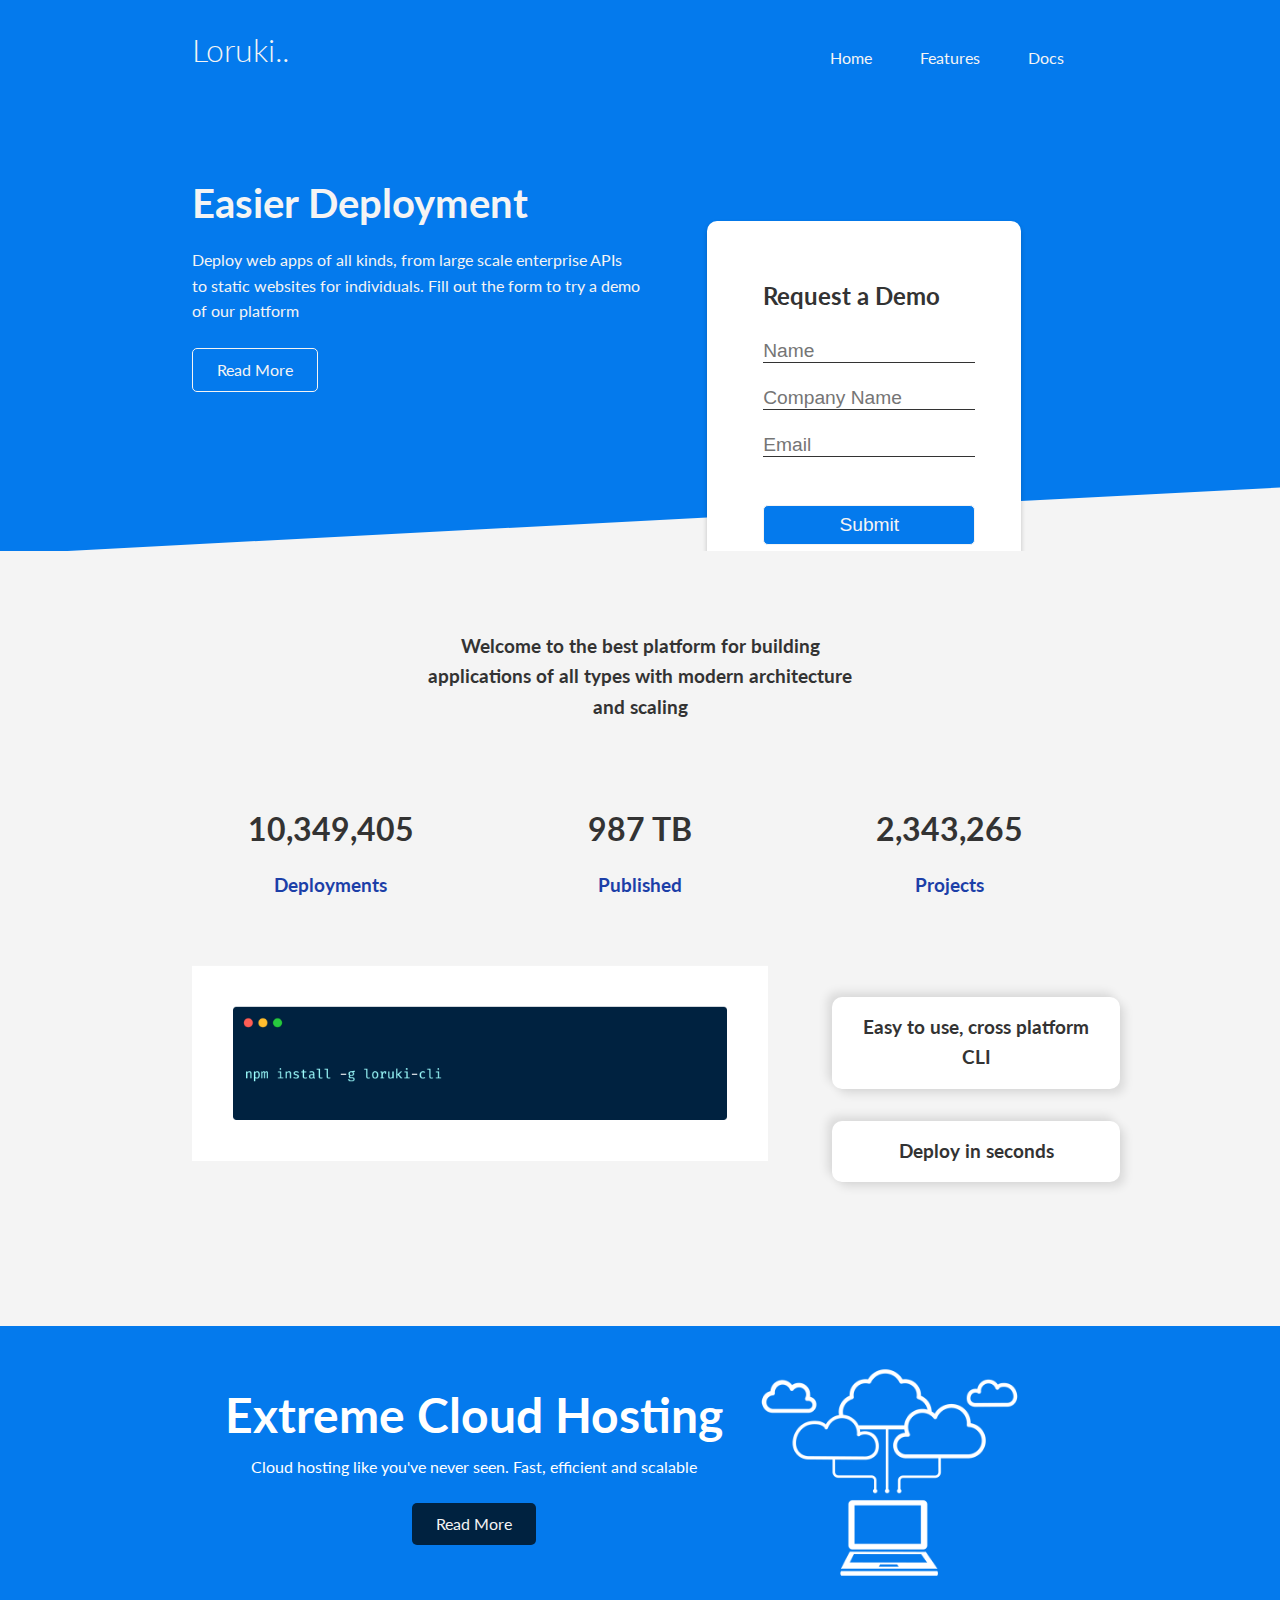
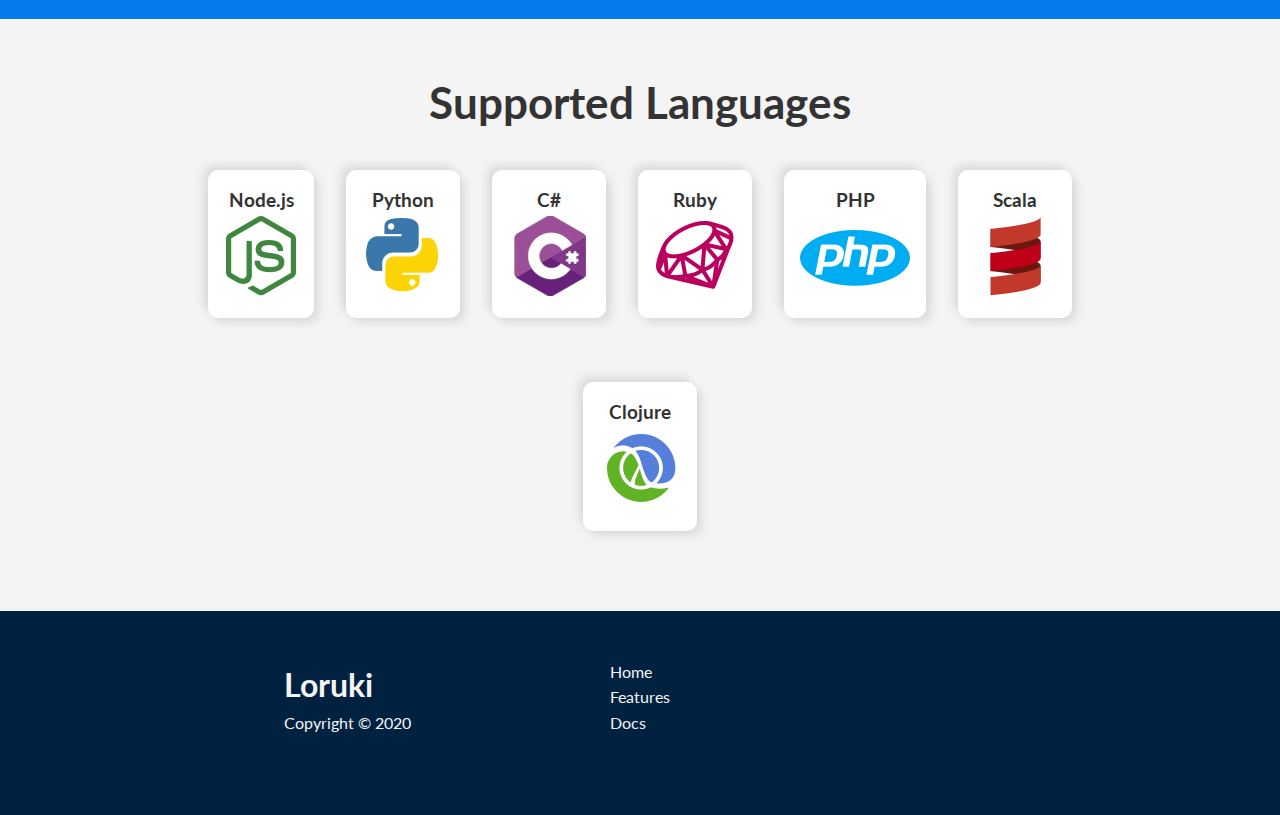
<file: index.html>
<!DOCTYPE html>
<html lang="en">

<head>
  <meta charset="UTF-8">
  <meta name="viewport" content="width=device-width, initial-scale=1.0">
  <meta http-equiv="X-UA-Compatible" content="ie=edge">
  <link rel="stylesheet" href="https://use.fontawesome.com/releases/v5.15.1/css/all.css" integrity="sha384-vp86vTRFVJgpjF9jiIGPEEqYqlDwgyBgEF109VFjmqGmIY/Y4HV4d3Gp2irVfcrp" crossorigin="anonymous">
  <link href="https://fonts.googleapis.com/css2?family=Lato:wght@300&display=swap" rel="stylesheet">
  <link rel="stylesheet" href="css/style.css">
  <title>Loruki | Home</title>
</head>

<body>

  <header class="index-header">
    <div class="container">
      <nav class="navbar">
        <h1>Loruki..</h1>
        <ul>
          <li><a href="index.html">Home</a></li>
          <li><a href="features.html">Features</a></li>
          <li><a href="#">Docs</a></li>
        </ul>
      </nav>
      <div class="main-header">
        <div class="head">
          <h1>Easier Deployment</h1>
          <p>Deploy web apps of all kinds, from large scale enterprise APIs to static websites for individuals. Fill out the form to try a demo of our platform</p>
          <a href="#" class="btn">Read More</a>
        </div>
        <div class="form">
          <form class="" action="#" method="post">
            <h2>Request a Demo</h2>
            <input type="text" name="" placeholder="Name" required>
            <input type="text" name="" placeholder="Company Name" required>
            <input type="email" name="" placeholder="Email" required>
            <input type="submit" class="btn" name="" value="Submit">
          </form>
        </div>
      </div>
    </div>
  </header>
  <section class="section-1">
    <div class="container">
      <p>Welcome to the best platform for building applications of all types with modern architecture and scaling</p>
      <div class="grid-1">
        <div>
          <i class="fas fa-server fa-3x"></i>
          <h1>10,349,405</h1>
          <p>Deployments</p>
        </div>
        <div>
          <i class="fas fa-upload fa-3x"></i>
          <h1>987 TB</h1>
          <p>Published</p>
        </div>
        <div>
          <i class="fas fa-project-diagram fa-3x"></i>
          <h1>2,343,265</h1>
          <p>Projects</p>
        </div>
      </div>
      <div class="grid-2">
        <img src="images/cli.png" alt="">
        <div>
          <h3>Easy to use, cross platform CLI</h3>
          <h3>Deploy in seconds</h3>
        </div>
      </div>
    </div>
  </section>
  <section class="section-2">
    <div class="container">
      <div>
        <h1>Extreme Cloud Hosting</h1>
        <p>Cloud hosting like you've never seen. Fast, efficient and scalable</p>
        <a href="#" class="btn">Read More</a>
      </div>
      <img src="images/cloud.png" alt="">
    </div>
  </section>
  <section class="section-3">
    <div class="container">
      <h1>Supported Languages</h1>
      <div class="flex">
        <div>
          <h3>Node.js</h3>
          <img src="images/logos/node.png" alt="">
        </div>
        <div>
          <h3>Python</h3>
          <img src="images/logos/python.png" alt="">
        </div>
        <div>
          <h3>C#</h3>
          <img src="images/logos/csharp.png" alt="">
        </div>
        <div>
          <h3>Ruby</h3>
          <img src="images/logos/ruby.png" alt="">
        </div>
        <div>
          <h3>PHP</h3>
          <img src="images/logos/php.png" alt="">
        </div>
        <div>
          <h3>Scala</h3>
          <img src="images/logos/scala.png" alt="">
        </div>
        <div>
          <h3>Clojure</h3>
          <img src="images/logos/clojure.png" alt="">
        </div>
      </div>
    </div>
  </section>
  <footer>
    <div class="container">
      <div>
        <h1>Loruki</h1>
        <p>Copyright &copy 2020</p>
      </div>
      <div>
        <ul>
          <li><a href="#">Home</a></li>
          <li><a href="#">Features</a></li>
          <li><a href="#">Docs</a></li>
        </ul>
      </div>
      <div class="social">
        <a href="#"><i class="fab fa-github fa-2x"></i></a>
        <a href="#"><i class="fab fa-facebook fa-2x"></i></a>
        <a href="#"><i class="fab fa-instagram fa-2x"></i></a>
        <a href="#"><i class="fab fa-twitter fa-2x"></i></a>
      </div>
    </div>
  </footer>
</body>

</html>
</file>
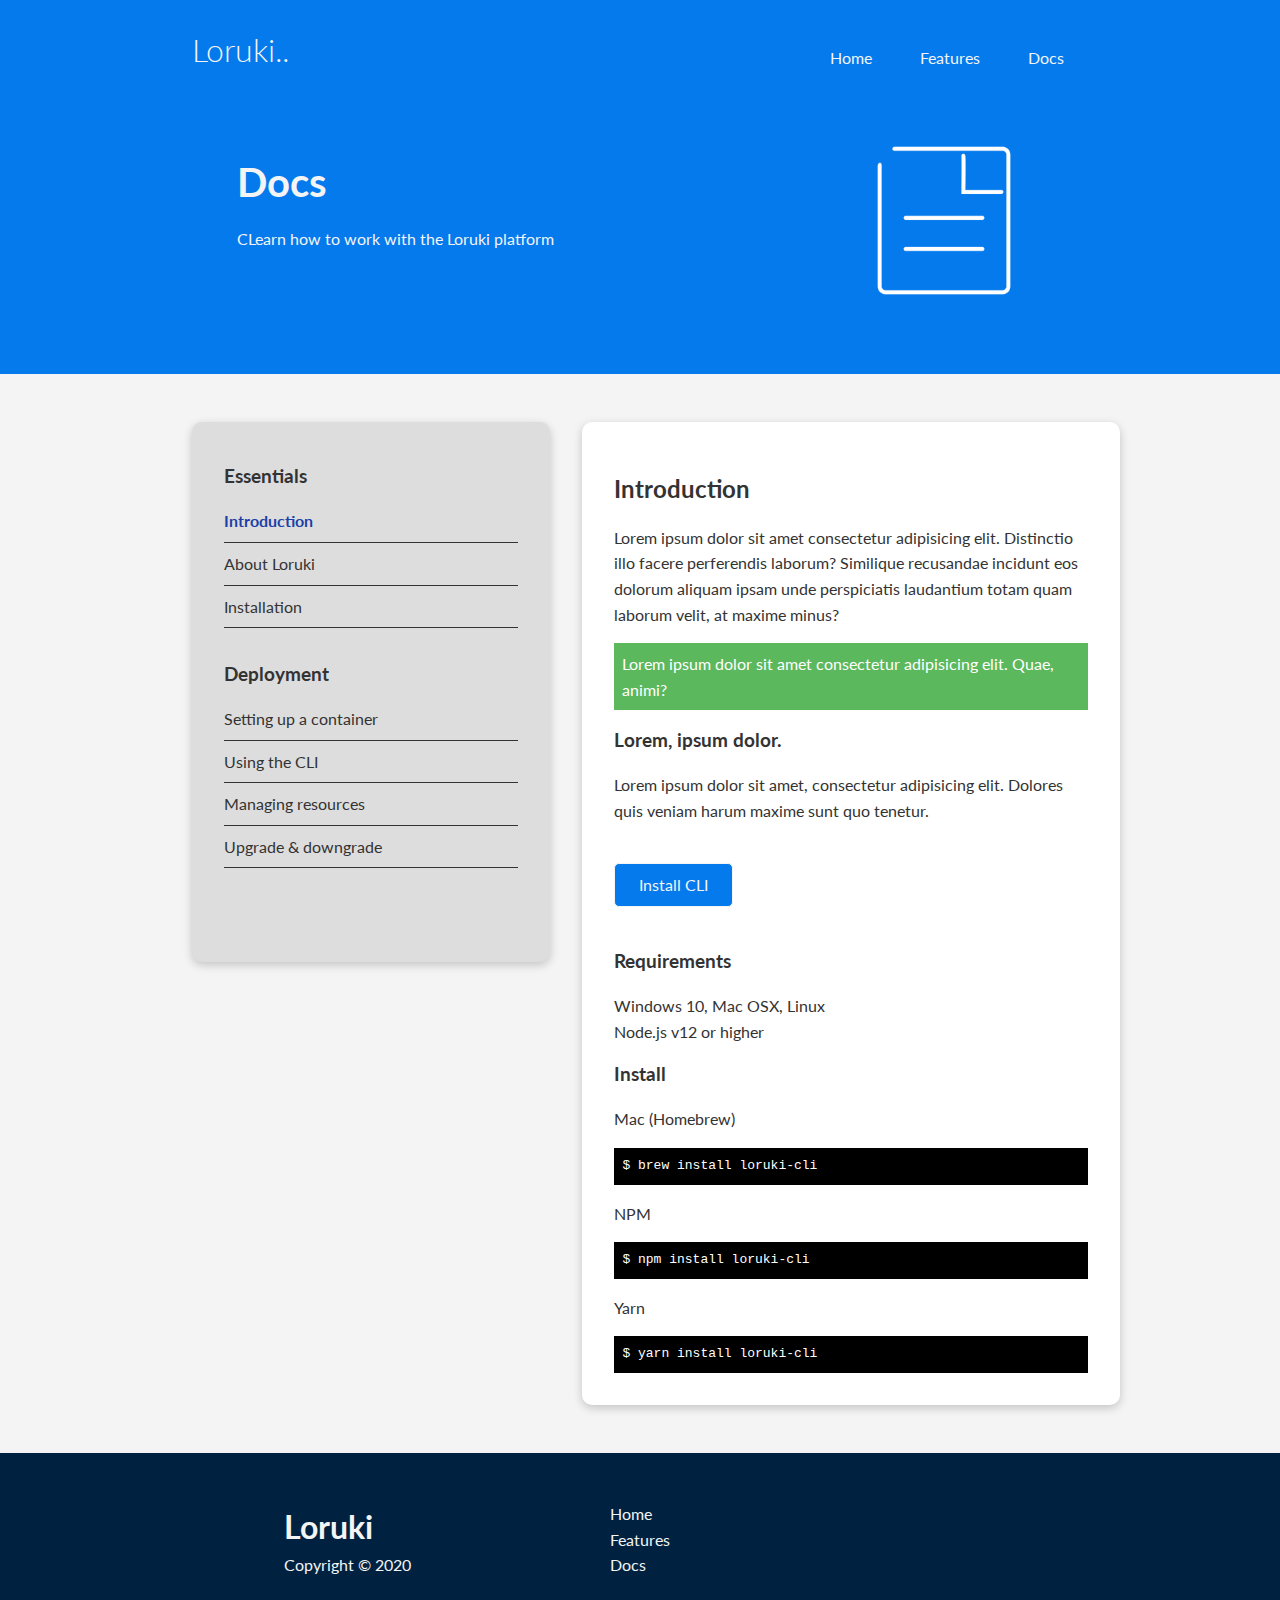
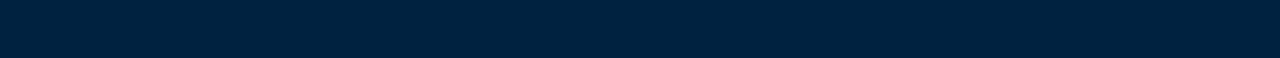
<file: docs.html>
<!DOCTYPE html>
<html lang="en">

<head>
  <meta charset="UTF-8">
  <meta name="viewport" content="width=device-width, initial-scale=1.0">
  <meta http-equiv="X-UA-Compatible" content="ie=edge">
  <link rel="stylesheet" href="https://use.fontawesome.com/releases/v5.15.1/css/all.css" integrity="sha384-vp86vTRFVJgpjF9jiIGPEEqYqlDwgyBgEF109VFjmqGmIY/Y4HV4d3Gp2irVfcrp" crossorigin="anonymous">
  <link href="https://fonts.googleapis.com/css2?family=Lato:wght@300&display=swap" rel="stylesheet">
  <link rel="stylesheet" href="css/style.css">
  <title>Loruki | Docs</title>
</head>

<body>

  <header class="docs-header">
    <div class="container">
      <nav class="navbar">
        <h1>Loruki..</h1>
        <ul>
          <li><a href="index.html">Home</a></li>
          <li><a href="features.html">Features</a></li>
          <li><a href="docs.html">Docs</a></li>
        </ul>
      </nav>
      <div class="main-header">
        <div class="head">
          <h1>Docs</h1>
          <p>CLearn how to work with the Loruki platform</p>
        </div>
        <img src="images/docs.png" alt="">
      </div>
    </div>
  </header>
  <section class="docs-section">
    <div class="container">
      <div class="docs-div-1">
        <div>
          <h3>Essentials</h3>
          <div>
            <ul>
              <li><a href="#" class="active">Introduction</a></li>
              <li><a href="#">About Loruki</a></li>
              <li><a href="#">Installation</a></li>
            </ul>
          </div>
        </div>
        <div>
          <h3>Deployment</h3>
          <div>
            <ul>
              <li><a href="#">Setting up a container</a></li>
              <li><a href="#">Using the CLI</a></li>
              <li><a href="#">Managing resources</a></li>
              <li><a href="#">Upgrade & downgrade</a></li>
            </ul>
          </div>
        </div>
      </div>
      <div class="docs-div-2">
        <h2>Introduction</h2>
        <p>
          Lorem ipsum dolor sit amet consectetur adipisicing elit. Distinctio illo facere perferendis laborum? Similique recusandae incidunt eos dolorum aliquam ipsam unde perspiciatis laudantium totam quam laborum velit, at maxime minus?
        </p>
        <p class="alert"><i class="fas fa-info"></i> Lorem ipsum dolor sit amet consectetur adipisicing elit. Quae, animi?</p>
        <h3>Lorem, ipsum dolor.</h3>
        <p>Lorem ipsum dolor sit amet, consectetur adipisicing elit. Dolores quis veniam harum maxime sunt quo tenetur.</p>
        <a href="#" class="btn">Install CLI</a>
        <h3>Requirements</h3>
        <p>Windows 10, Mac OSX, Linux <br>Node.js v12 or higher</p>
        <h3>Install</h3>
        <p>Mac (Homebrew)</p>
        <code>$ brew install loruki-cli</code>
        <p>NPM</p>
        <code>$ npm install loruki-cli</code>
        <p>Yarn</p>
        <code>$ yarn install loruki-cli</code>
      </div>
    </div>
  </section>

  <footer>
    <div class="container">
      <div>
        <h1>Loruki</h1>
        <p>Copyright &copy 2020</p>
      </div>
      <div>
        <ul>
          <li><a href="#">Home</a></li>
          <li><a href="#">Features</a></li>
          <li><a href="#">Docs</a></li>
        </ul>
      </div>
      <div class="social">
        <a href="#"><i class="fab fa-github fa-2x"></i></a>
        <a href="#"><i class="fab fa-facebook fa-2x"></i></a>
        <a href="#"><i class="fab fa-instagram fa-2x"></i></a>
        <a href="#"><i class="fab fa-twitter fa-2x"></i></a>
      </div>
    </div>
  </footer>
</body>

</html>
</file>
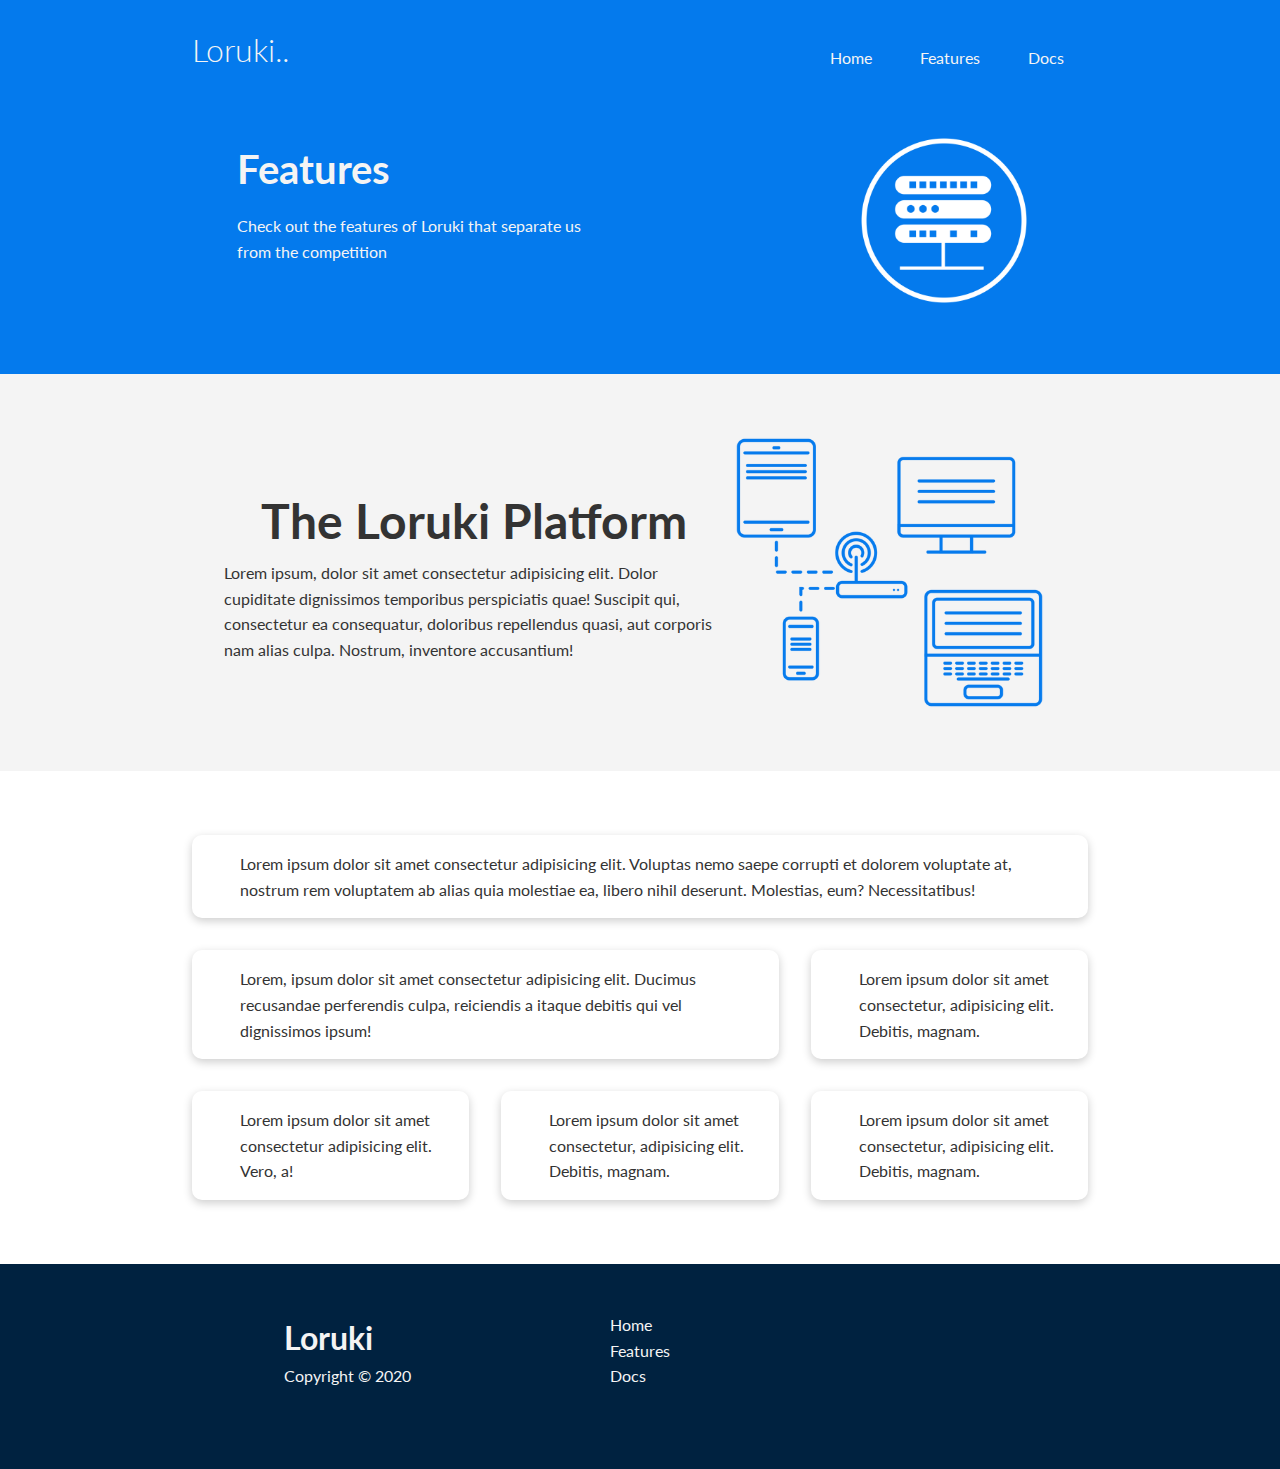
<file: features.html>
<!DOCTYPE html>
<html lang="en">

<head>
  <meta charset="UTF-8">
  <meta name="viewport" content="width=device-width, initial-scale=1.0">
  <meta http-equiv="X-UA-Compatible" content="ie=edge">
  <link rel="stylesheet" href="https://use.fontawesome.com/releases/v5.15.1/css/all.css" integrity="sha384-vp86vTRFVJgpjF9jiIGPEEqYqlDwgyBgEF109VFjmqGmIY/Y4HV4d3Gp2irVfcrp" crossorigin="anonymous">
  <link href="https://fonts.googleapis.com/css2?family=Lato:wght@300&display=swap" rel="stylesheet">
  <link rel="stylesheet" href="css/style.css">
  <title>Loruki | Features</title>
</head>

<body>

  <header class="feature-header">
    <div class="container">
      <nav class="navbar">
        <h1>Loruki..</h1>
        <ul>
          <li><a href="index.html">Home</a></li>
          <li><a href="features.html">Features</a></li>
          <li><a href="docs.html">Docs</a></li>
        </ul>
      </nav>
      <div class="main-header">
        <div class="head">
          <h1>Features</h1>
          <p>Check out the features of Loruki that separate us from the competition</p>
        </div>
        <img src="images/server.png" alt="">
      </div>
    </div>
  </header>
  <section class="feature-section-1 section-2">
    <div class="container">
      <div>
        <h1>The Loruki Platform</h1>
        <p>Lorem ipsum, dolor sit amet consectetur adipisicing elit. Dolor cupiditate dignissimos temporibus perspiciatis quae! Suscipit qui, consectetur ea consequatur, doloribus repellendus quasi, aut corporis nam alias culpa. Nostrum, inventore accusantium!</p>
      </div>
      <img src="images/server2.png" alt="">
    </div>
  </section>

    <section class="feature-section-2">
        <div class="container">
            <div class="card">
                <i class="fas fa-server fa-3x"></i>
                <p>Lorem ipsum dolor sit amet consectetur adipisicing elit. Voluptas nemo saepe corrupti et dolorem voluptate at, nostrum rem voluptatem ab alias quia molestiae ea, libero nihil deserunt. Molestias, eum? Necessitatibus!</p>
            </div>
            <div class="card">
                <i class="fas fa-network-wired fa-3x"></i>
                <p>
                    Lorem, ipsum dolor sit amet consectetur adipisicing elit. Ducimus
                    recusandae perferendis culpa, reiciendis a itaque debitis qui vel
                    dignissimos ipsum!
                </p>
            </div>
            <div class="card">
                <i class="fas fa-laptop-code fa-3x"></i>
                <p>
                    Lorem ipsum dolor sit amet consectetur, adipisicing elit. Debitis,
                    magnam.
                </p>
            </div>
            <div class="card">
                <i class="fas fa-database fa-3x"></i>
                <p>
                    Lorem ipsum dolor sit amet consectetur adipisicing elit. Vero, a!
                </p>
            </div>
            <div class="card">
                <i class="fas fa-power-off fa-3x"></i>
                <p>
                    Lorem ipsum dolor sit amet consectetur, adipisicing elit. Debitis,
                    magnam.
                </p>
            </div>
            <div class="card">
                <i class="fas fa-upload fa-3x"></i>
                <p>
                    Lorem ipsum dolor sit amet consectetur, adipisicing elit. Debitis,
                    magnam.
                </p>
            </div>
        </div>
    </section>


  <footer>
    <div class="container">
      <div>
        <h1>Loruki</h1>
        <p>Copyright &copy 2020</p>
      </div>
      <div>
        <ul>
          <li><a href="#">Home</a></li>
          <li><a href="#">Features</a></li>
          <li><a href="#">Docs</a></li>
        </ul>
      </div>
      <div class="social">
        <a href="#"><i class="fab fa-github fa-2x"></i></a>
        <a href="#"><i class="fab fa-facebook fa-2x"></i></a>
        <a href="#"><i class="fab fa-instagram fa-2x"></i></a>
        <a href="#"><i class="fab fa-twitter fa-2x"></i></a>
      </div>
    </div>
  </footer>
</body>

</html>
</file>
<file: css/style.css>
:root {
  --primary-color: #047aed;
  --secondary-color: #1c3fa8;
  --dark-color: #002240;
  --light-color: #f4f4f4;
  --success-color: #5cb85c;
  --error-color: #d9534f;
}
*{
  padding: 0;
  margin: 0;
  box-sizing: border-box;
}

body{
  font-family: 'Lato', sans-serif;
  line-height: 1.6;
  background: #f4f4f4;
  color: #333;
}
img{
  width: 100%;
}
a{
  text-decoration: none;
  color: var(--light-color);
  padding: 0 1rem;
}
li{
  list-style: none;
}
.btn{
  background-color: var(--primary-color);
  border: 1px solid var(--light-color);
  padding: .5rem 1.5rem;
  display: inline-block;
  border-radius: 5px;
  margin: 1.5rem 0;
  cursor: pointer;
  transition: transform .4s;
}
.btn:hover{
  transform: scale(.95);
}
.container{
  width: 70%;
  margin: auto;
}
.index-header{
  background-color: var(--primary-color);
  color: var(--light-color);
  position: relative;
  overflow: hidden;
}
.index-header::after{
  content: '';
  background: var(--light-color);
  position: absolute;
  bottom: -70px;
  height: 100px;
  width: 100%;
  transform: skewY(-3deg);
  -webkit-transform: skewY(-3deg);/*chrome and safari*/
  -moz-transform: skewY(-3deg);/*mozilla*/
  -ms-transform: skewY(-3deg);/*microsoft*/
}
.navbar{
  display: flex;
  flex-wrap: wrap;
  justify-content: space-between;
  align-items: center;
  padding-top: 1.5rem;
}
.navbar h1{
  font-weight: 300;
  margin-bottom: 1rem;
}
.navbar ul{
  display: flex;
  justify-content: center;
  align-items: center;
}
.navbar ul li a{
  padding : .5rem 1.5rem;
}
.navbar a:hover{
  border-bottom: 1px solid var(--light-color);
}
.main-header{
  text-align: left;
  margin-top: 5rem;
  display: grid;
  grid-template-columns: 1fr 1fr;
  position: relative;
}
.main-header .head{
  animation: fromLeft 2s ease-in;
}
.main-header .head h1{
  font-size: 2.5rem;
  margin-bottom: .75rem;
}

.form{
  background-color: #fff;
  color: #333;
  padding: 2rem;
  width: 70%;
  margin: auto;
  border-radius: 10px;
  position: relative;
  top: 50px;
  box-shadow: 0 3px 5px rgb(0, 0, 0, .2);
  z-index: 1000;
  animation: fromRight 2s ease-in;
}
input{
  display: block;
  font-size: 1.2rem;
  border: none;
  border-bottom: 1.5px solid #333;
  margin: 1.5rem;
  width: 85%;
}
input:focus{
  outline: none;
}
input.btn{
  color: var(--light-color);
  margin: 1.5rem;
}
form h2{
  margin: 1.5rem;
}

/*section-1*/
.section-1{
  margin: 5rem 0;
  text-align: center;
  animation: fromBottom 2s ease-in;
}
.section-1 p{
  font-weight: bold;
  font-size: 1.2rem;
  margin-bottom: 1rem;
  width: 50%;
  margin: auto;
}
.section-1 .grid-1{
  margin-top: 2rem;
  padding: 2rem 0;
  display: grid;
  grid-template-columns: repeat(3, 1fr);
  grid-gap: 2rem;
}

.section-1 .grid-1 h1{
  font-size: 2rem;
  font-weight: bold;
  padding: 1rem;
}
.section-1 .grid-1 p{
  font-size: 1.2rem;
  color: var(--secondary-color);
}
.section-1 .grid-2{
  padding: 2rem 0;
  display: grid;
  grid-template-columns: 2fr 1fr;
  grid-gap: 2rem;
}
.section-1 .grid-2 div > h3 {
  width: 100%;
  margin: 2rem;
  background-color: #fff;
  padding: 1rem;
  box-shadow: -5px -5px 10px rgb(0, 0, 0, .1),
              5px 5px 10px rgb(0, 0, 0, .1);
  border-radius: 10px;
}
/*SECTION-2*/
.section-2{
  background-color: var(--primary-color);
}
.section-2 .container{
  display: grid;
  grid-template-columns: 60% 40%;
  padding: 2rem;
}
.section-2 .container div{
  display: flex;
  flex-direction: column;
  justify-content: center;
  align-items: center;
  color: #fff;
}
.section-2 .container div h1{
  font-size: 3rem;
}
.section-2 .container div .btn{
  background-color: var(--dark-color);
  border: none;
}
/*SECTION-3*/
.section-3 .container .flex{
  display: flex;
  flex-wrap: wrap;
  justify-content: space-around;
  align-items: center;
  text-align: center;
  margin-bottom: 3rem;
}
.section-3 .container h1{
  margin-top: 3rem;
  text-align: center;
  font-size: 2.75rem;

}
.section-3 .container .flex > div{
  background-color: #fff;
  padding: 1rem;
  border-radius: 10px;
  box-shadow: -5px -5px 10px rgb(0, 0, 0, .1),
              5px 5px 10px rgb(0, 0, 0, .1);
  margin: 2rem 1rem 2rem;
  transition: margin-top .2s;
}
.section-3 .container .flex > div:hover{
  margin-top: .5rem;
}

/*FOOTER*/
footer{
  background-color: var(--dark-color);
  color: var(--light-color);
  padding: 3rem 0;
}
footer .container{
  display: flex;
  flex-wrap: wrap;
  justify-content: space-around;
  align-items: center;
}
footer .container > div{
  margin-bottom: 2rem;
}

/*FEATURES*/
.feature-header, .docs-header{
    background-color: var(--primary-color);
    color: var(--light-color);
    padding-bottom: 4rem;
}
.feature-header .container .main-header .head,
.docs-header .container .main-header .head{
  display: flex;
  flex-wrap: wrap;
  flex-direction: column;
  width: 80%;
  margin: auto;
}
.feature-header .container .main-header img,
.docs-header .container .main-header img{
    width: 40%;
    margin: auto;
    padding-top: 2.5rem;
    position: relative;
    left: 80px;
}
.feature-section-1{
  background-color: var(--light-color);
}
.feature-section-1 .container div{
  color: #333;
}

.feature-section-2{
  background-color: #fff;
  padding: 4rem 0;
}
.feature-section-2 .container{
  display: grid;
  grid-gap: 2rem;
  grid-template-columns: repeat(3, 1fr);
}
.feature-section-2 .container div:nth-child(1){
  grid-column: 1 / 4;
}
.feature-section-2 .container div:nth-child(2){
  grid-column: 1/3;
}
.feature-section-2 .container .card{
  display: flex;
  justify-content: center;
  align-items: center;
  padding: 1rem;
  border-radius: 10px;
  box-shadow: 0 3px 10px rgba(0, 0, 0, 0.2);
}

.feature-section-2 .container .card i{
  margin-right: 2rem;
}

/*DOCS*/
.docs-header .main-header, .feature-header .main-header{
  margin-top: 0;
}
.docs-section .container{
  display: grid;
  grid-template-columns: 40% 60%;
  grid-gap: 2rem;
}
.docs-section .docs-div-1 , .docs-section .docs-div-2 {
  background-color: #ddd;
  color: #333;
  margin: 3rem 0;
  padding: 2rem;
  border-radius: 10px;
  box-shadow: 0 3px 10px rgb(0, 0, 0, .2);
}
.docs-section .docs-div-1{
  height: 50%;
}
.docs-section .docs-div-1 div h3{
  margin: .5rem 0;
}

.docs-section .docs-div-1 div ul{
  margin-bottom: 2rem;
}
.docs-section .docs-div-1 div ul li a{
  color: #333;
  display: block;
  border-bottom: 1px solid #333;
  padding: .5rem 0;
}

.docs-section .docs-div-1 div ul li a.active{
  color: var(--secondary-color);
  font-weight: bold;
}
.docs-section .docs-div-1 div ul li a:hover{
  font-weight: bold;
}
.docs-section .docs-div-2{
  background-color: #fff;
}
.docs-section .docs-div-2 h2,
.docs-section .docs-div-2 h3,
.docs-section .docs-div-2 p{
  margin: 1rem 0;
}
.docs-section .docs-div-2 .alert{
  background-color: var(--success-color);
  color: #fff;
  padding: .5rem;
}
.docs-section .docs-div-2 code{
  background-color: #000;
  display: block;
  color: #fff;
  padding: .5rem;
}



@media(max-width: 720px){
  .main-header{
    grid-template-columns: 1fr;
    margin-top: 2rem;
  }
  .form{
    width: 100%;
  }
  .section-1 p{
    width: 100%;
  }
  .section-1 .grid-1, .section-1 .grid-2{
    grid-template-columns: 1fr;
    width: 100%;
  }
  .section-1 .grid-2 div h3 {
    margin: 1.5rem 0;
  }
  .section-2 .container{
    grid-template-columns: 1fr;
    text-align: center;
  }
  .feature-section-2 .container{
    display: block;
  }
  .feature-section-2 .container div{
    margin-bottom: 2rem;
  }
  .feature-header .container .main-header,
  .docs-header .container .main-header{
    margin-top: 3rem;
  }

  .feature-header .container .main-header img,
  .docs-header .container .main-header img{
    left:0;
  }
  .docs-section .container{
    display: grid;
    grid-template-columns: 40% 60%;
    grid-gap: 2rem;
  }
  .docs-section .container{
    display: grid;
    grid-template-columns: 40% 60%;
    grid-gap: 2rem;
  }
  .docs-section .container{
    grid-template-columns: 1fr;
  }

  .docs-section .docs-div-1{
    height: 100%;
  }
  .navbar ul{
    background-color: var(--secondary-color);
    padding: .5rem;
    border-radius: 5px;
  }
}



@keyframes fromLeft {
  0%{
    transform: translateX(-100%);
  }
  100%{
    transform: translateX(0);
  }
}
@keyframes fromRight {
  0%{
    transform: translateX(100%);
  }
  100%{
    transform: translateX(0);
  }
}
@keyframes fromBottom {
  0%{
    transform: translateY(100%);
  }
  100%{
    transform: translateY(0);
  }
}
</file>
